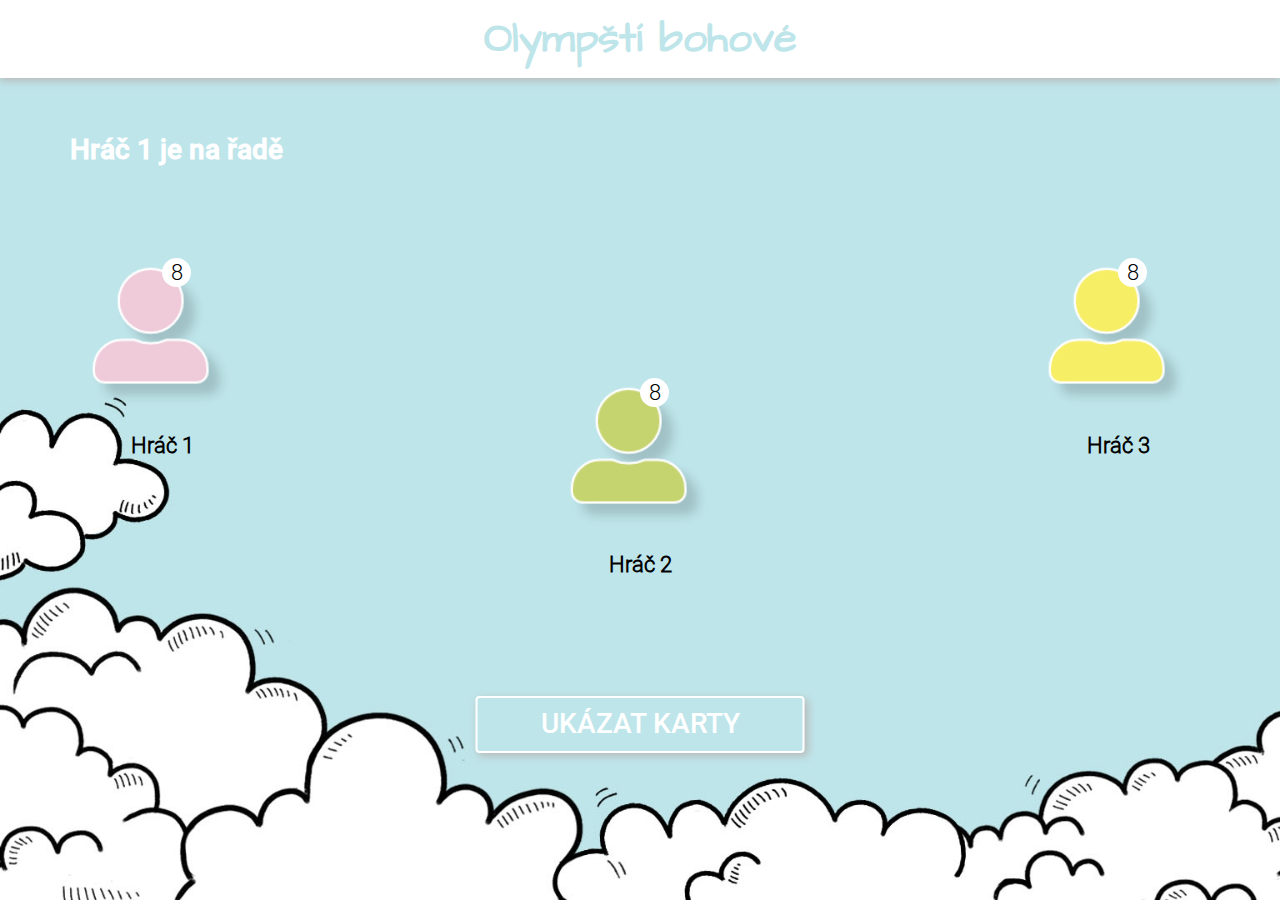
<file: index.html>
<!DOCTYPE html>
<html lang="cs">

<head>
    <meta charset="UTF-8">
    <meta http-equiv="X-UA-Compatible" content="IE=edge">
    <meta name="viewport" content="width=device-width, initial-scale=1.0">
    <title>homescreen</title>
    <link rel="stylesheet" href="./styles/normalize.css">
    <link rel="stylesheet" href="./styles/style.css">
</head>

<body class="homepage">
    <header>
        <h1>Olympští bohové</h1>
    </header>
    <main>
        <h2>Hráč 1 je na řadě</h2>
        <div class="players">
            <div class="player player1">
                <p>8</p>
                <figure>
                    <img src="./styles/images/player1_icon.png" alt="">
                </figure>
                <h3>Hráč 1</h3>
            </div>
            <div class="player player2">
                <p>8</p>
                <figure>
                    <img src="./styles/images/player2_icon.png" alt="">
                </figure>
                <h3>Hráč 2</h3>
            </div>
            <div class="player player3">
                <p>8</p>
                <figure>
                    <img src="./styles/images/player3_icon.png" alt="">
                </figure>
                <h3>Hráč 3</h3>
            </div>
        </div>
        <a class="showcards" href="cards.html">ukázat karty</a>
    </main>
</body>
</html>
</file>
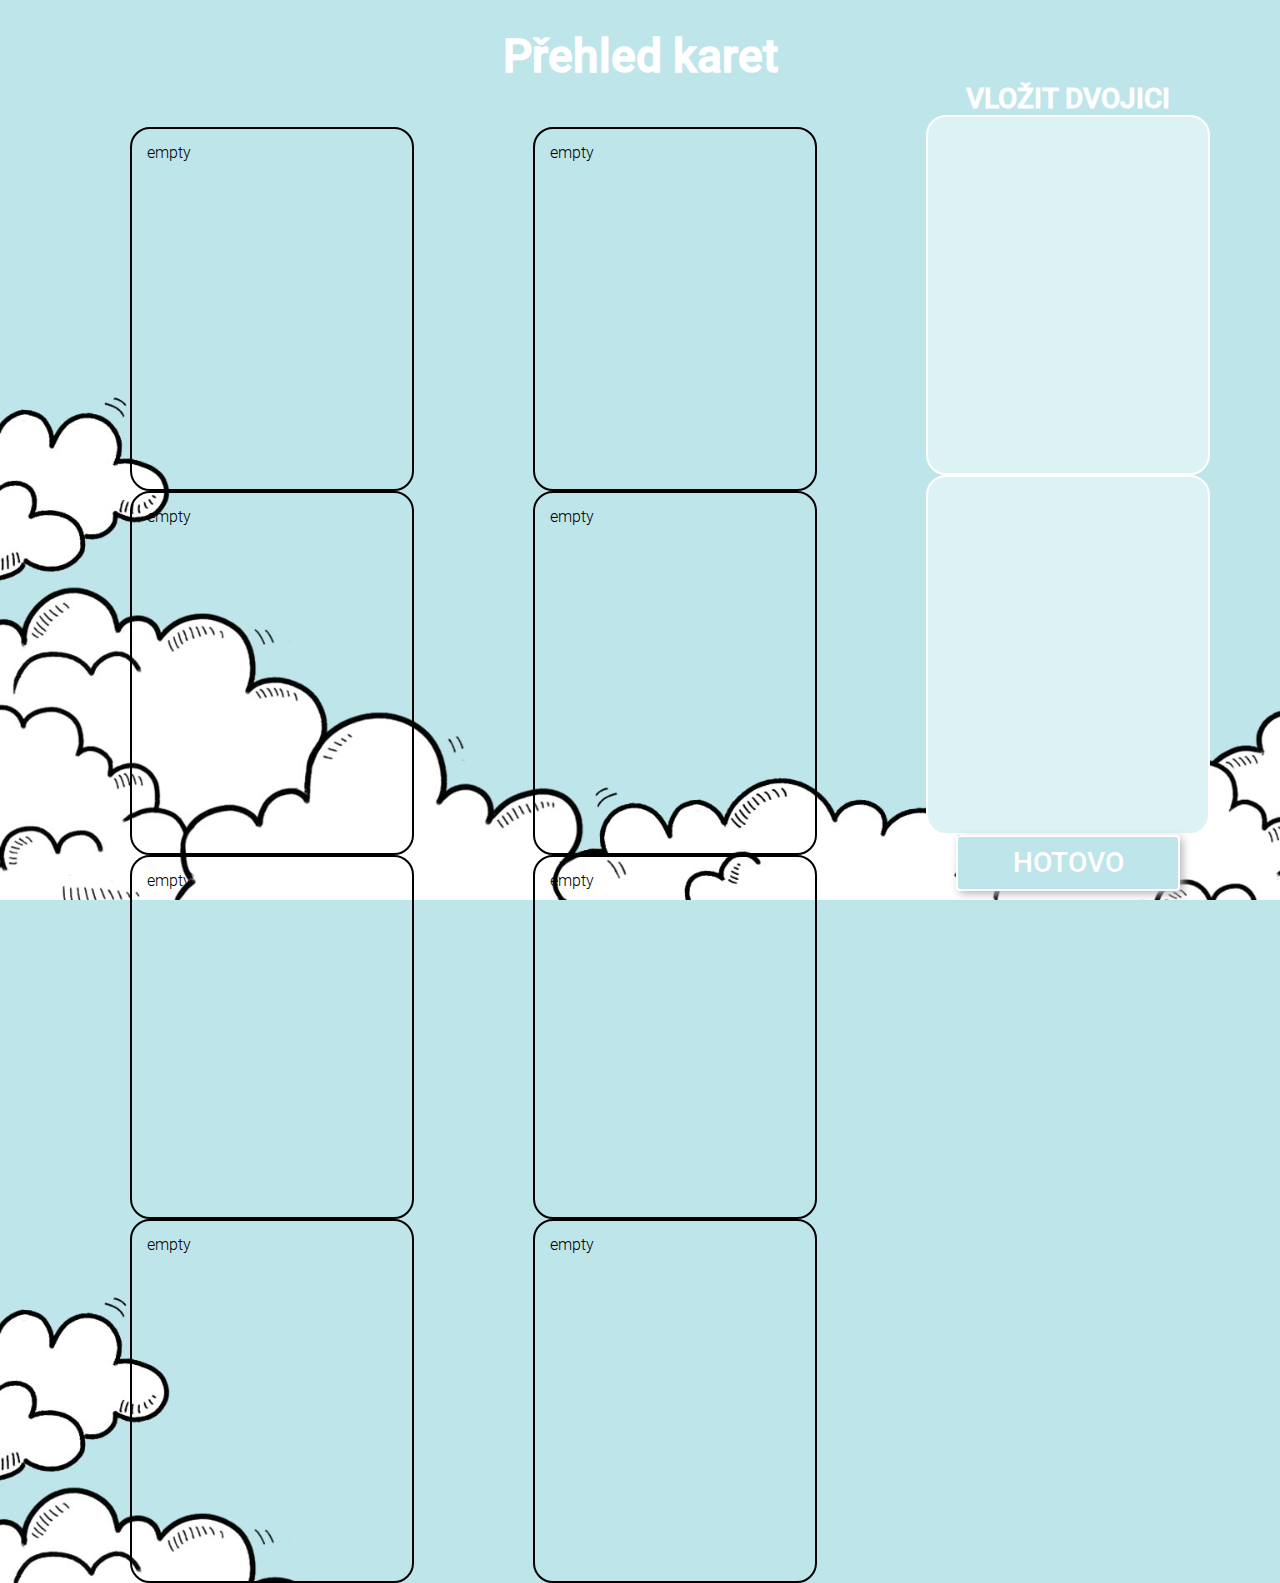
<file: cards.html>
<!DOCTYPE html>
<html lang="cs">

<head>
    <meta charset="UTF-8">
    <meta http-equiv="X-UA-Compatible" content="IE=edge">
    <meta name="viewport" content="width=device-width, initial-scale=1.0">
    <title>cards</title>
    <link rel="stylesheet" href="./styles/normalize.css">
    <link rel="stylesheet" href="./styles/style.css">
</head>

<body class="cards">
    <header>
        <h1>Přehled karet</h1>
    </header>
    <main>
        <div class="box">
            <div>
                <p>empty</p>
            </div>
            <div>
                <p>empty</p>
            </div>
            <div>
                <p>empty</p>
            </div>
            <div>
                <p>empty</p>
            </div> 
            <div>
                <p>empty</p>
            </div>
            <div>
                <p>empty</p>
            </div>
            <div>
                <p>empty</p>
            </div>
            <div>
                <p>empty</p>
            </div>
        </div>

        <div class="put">
            <h2>vložit dvojici</h2>
            <div class="putflex wrong">
                <div>
                    <p>empty</p>
                </div>
                <div>
                    <p>empty</p>
                </div>
            </div>
            <a href="index.html" class="showcards">hotovo</a>
        </div>
    </main>

</body>

</html>
</file>
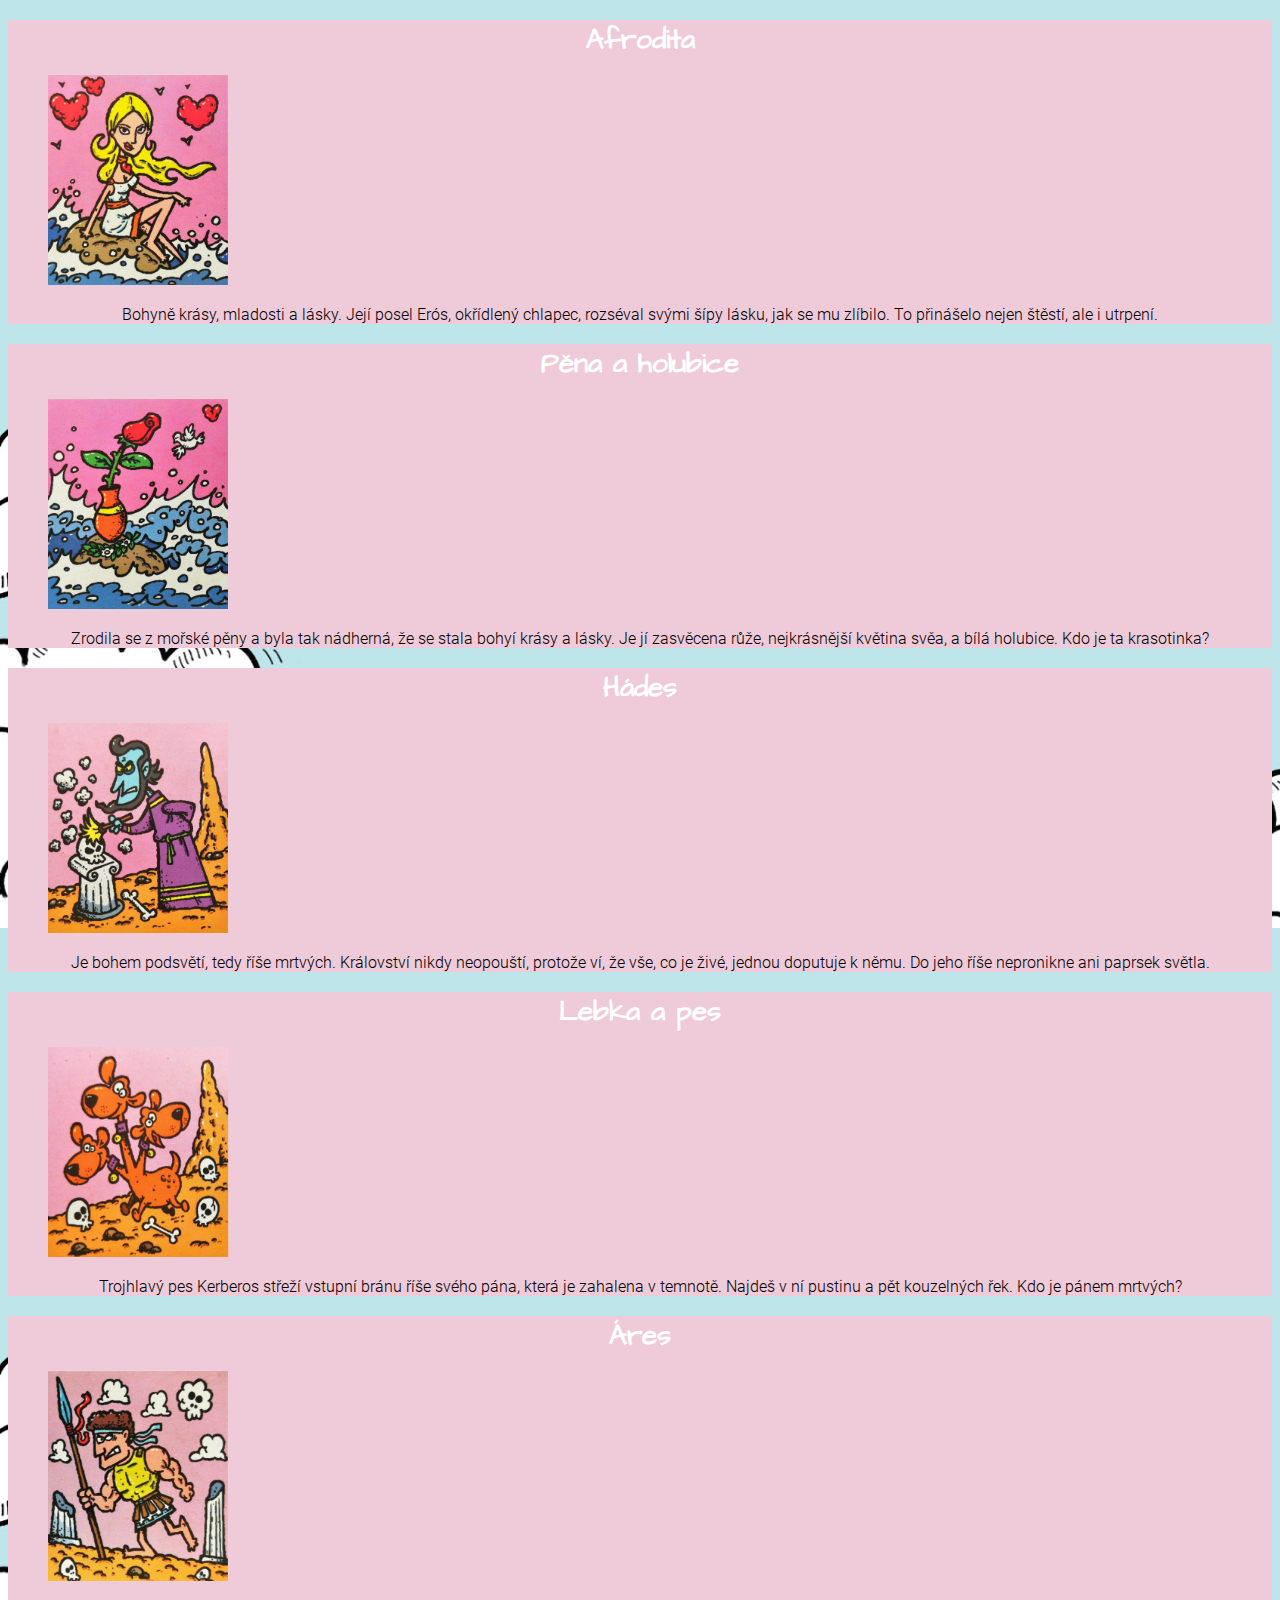
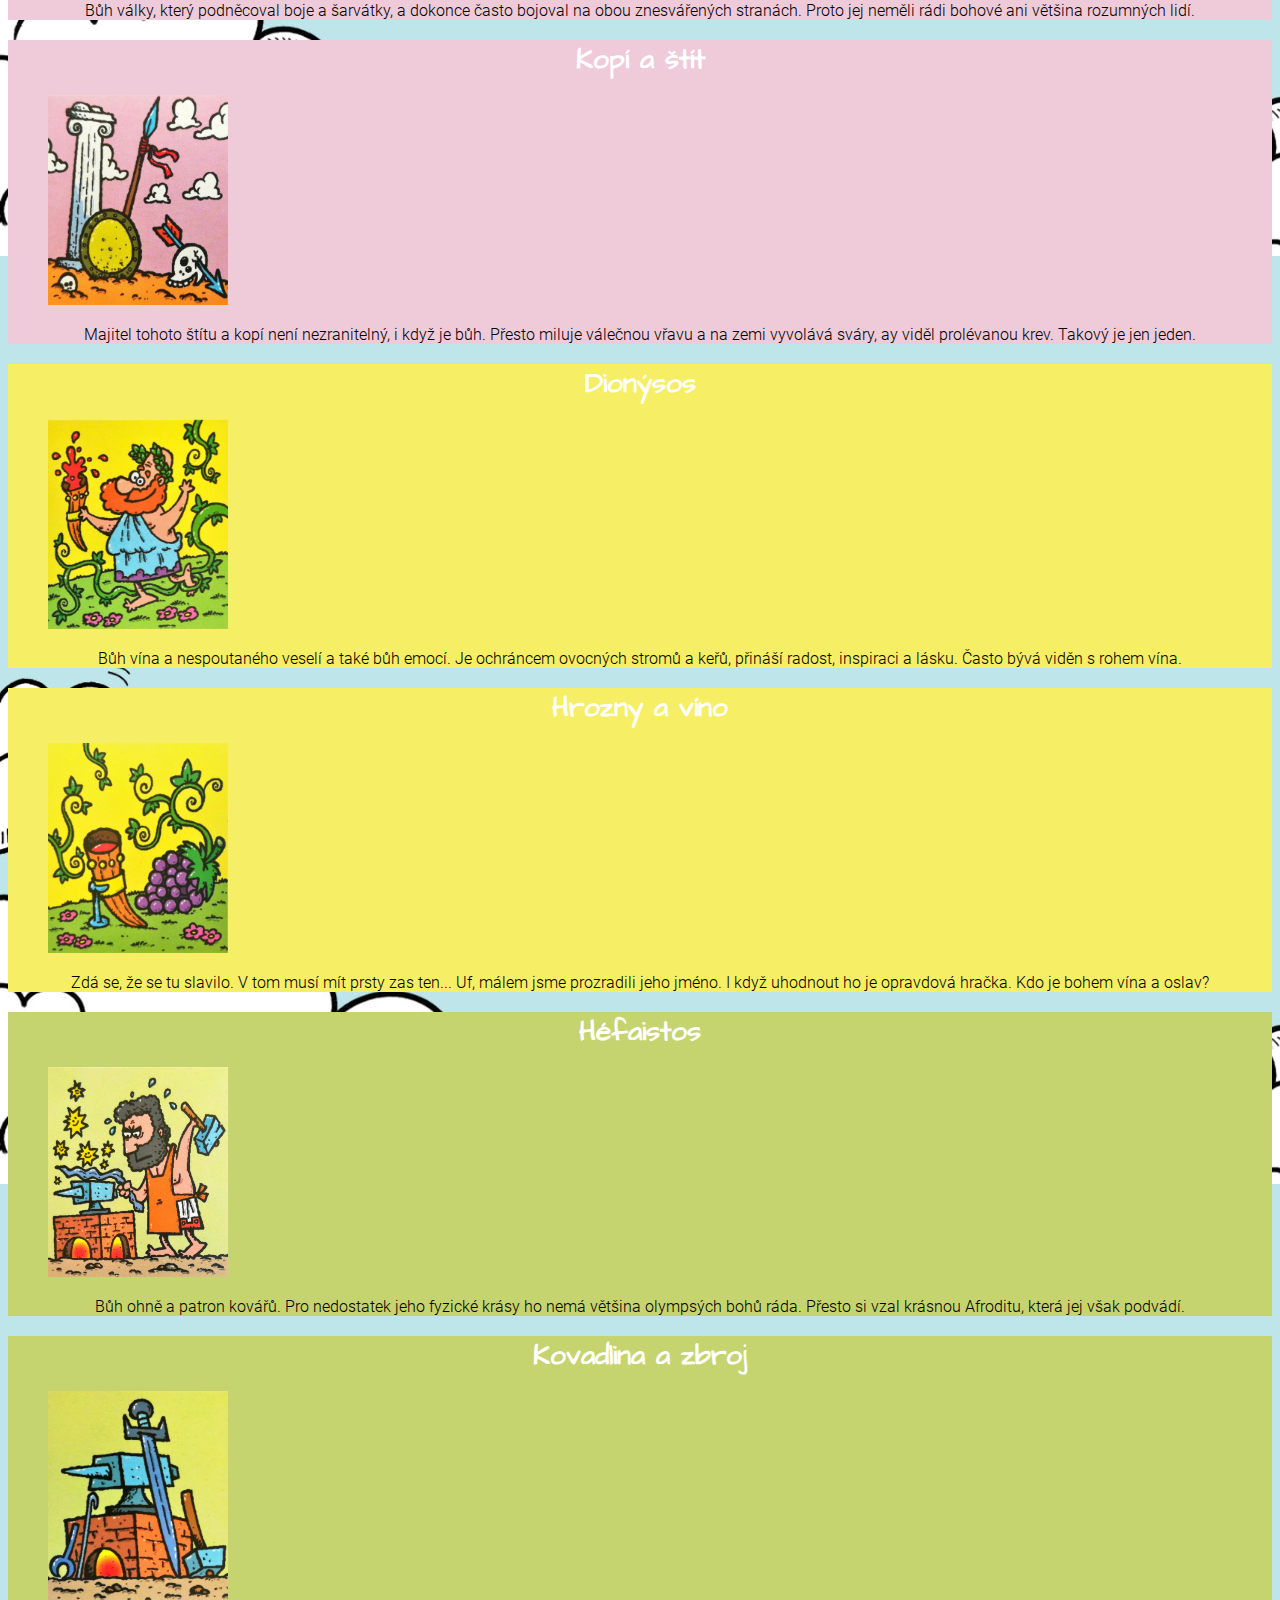
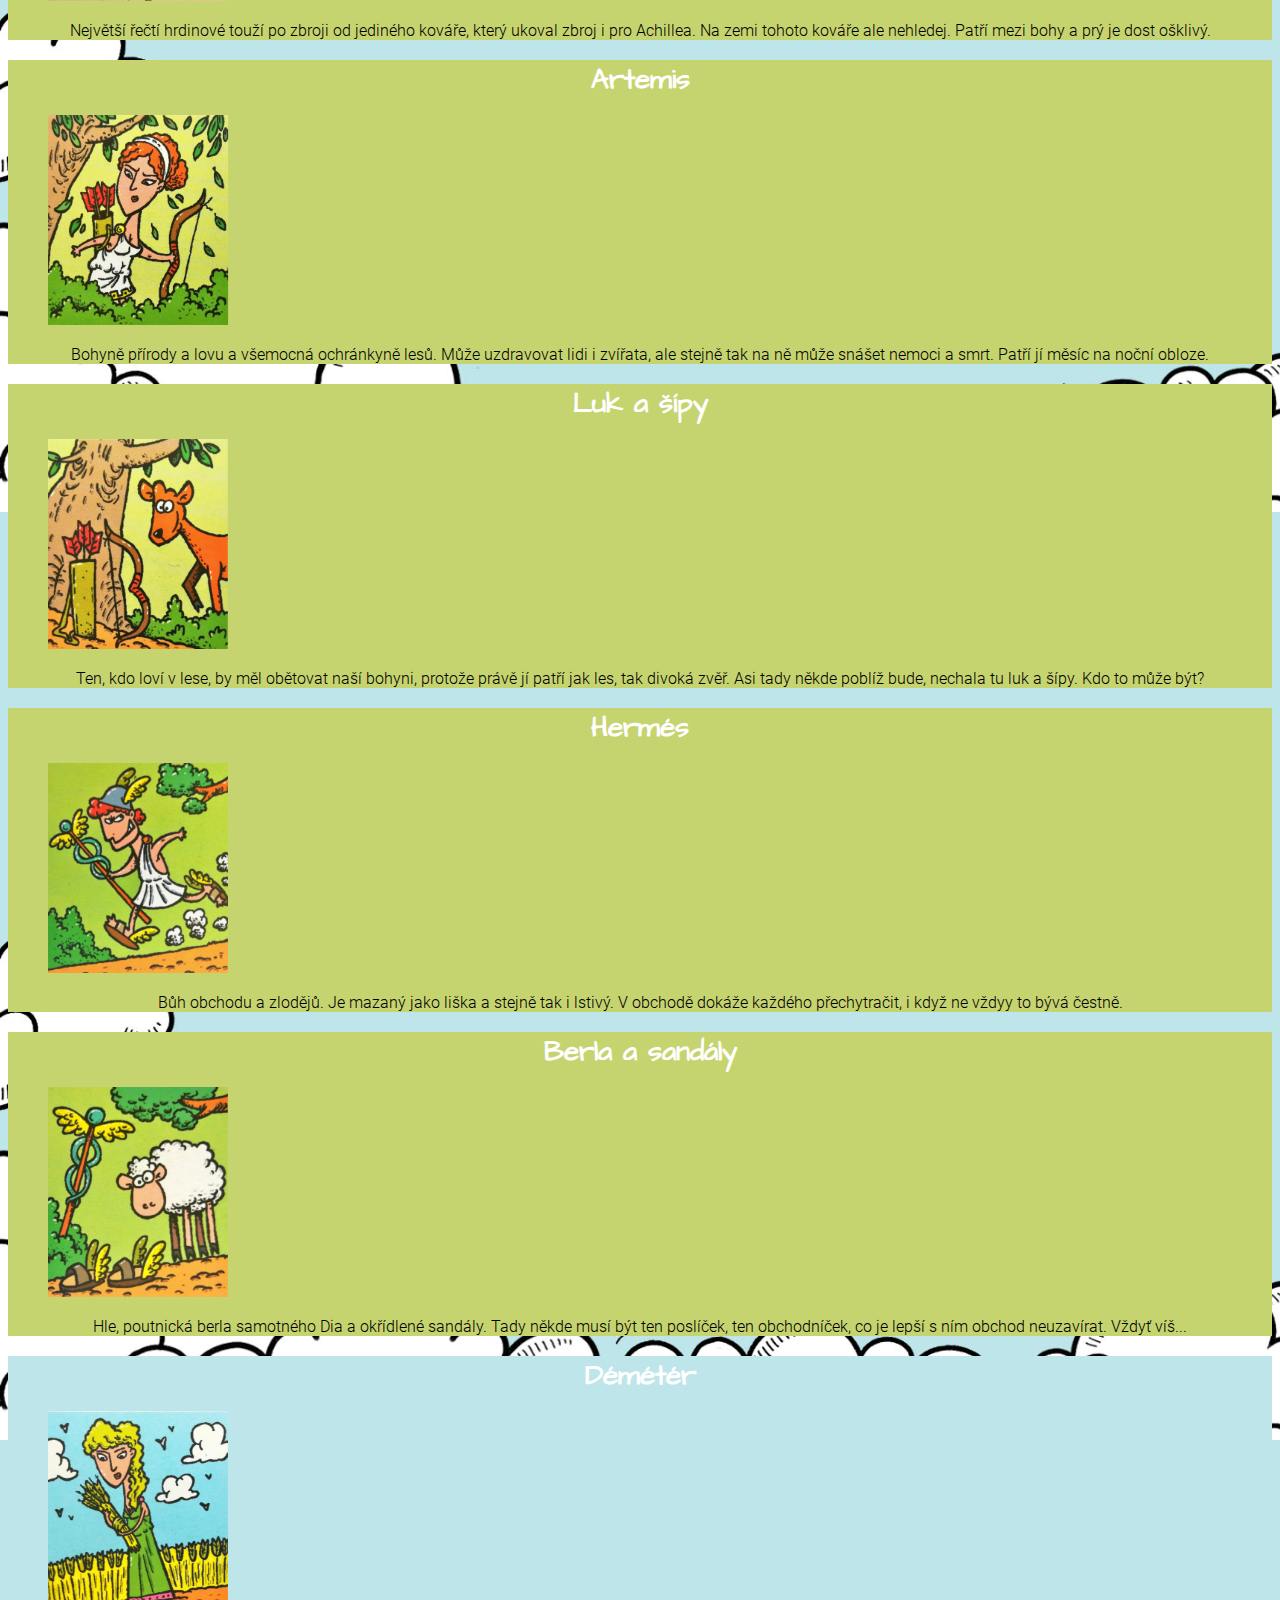
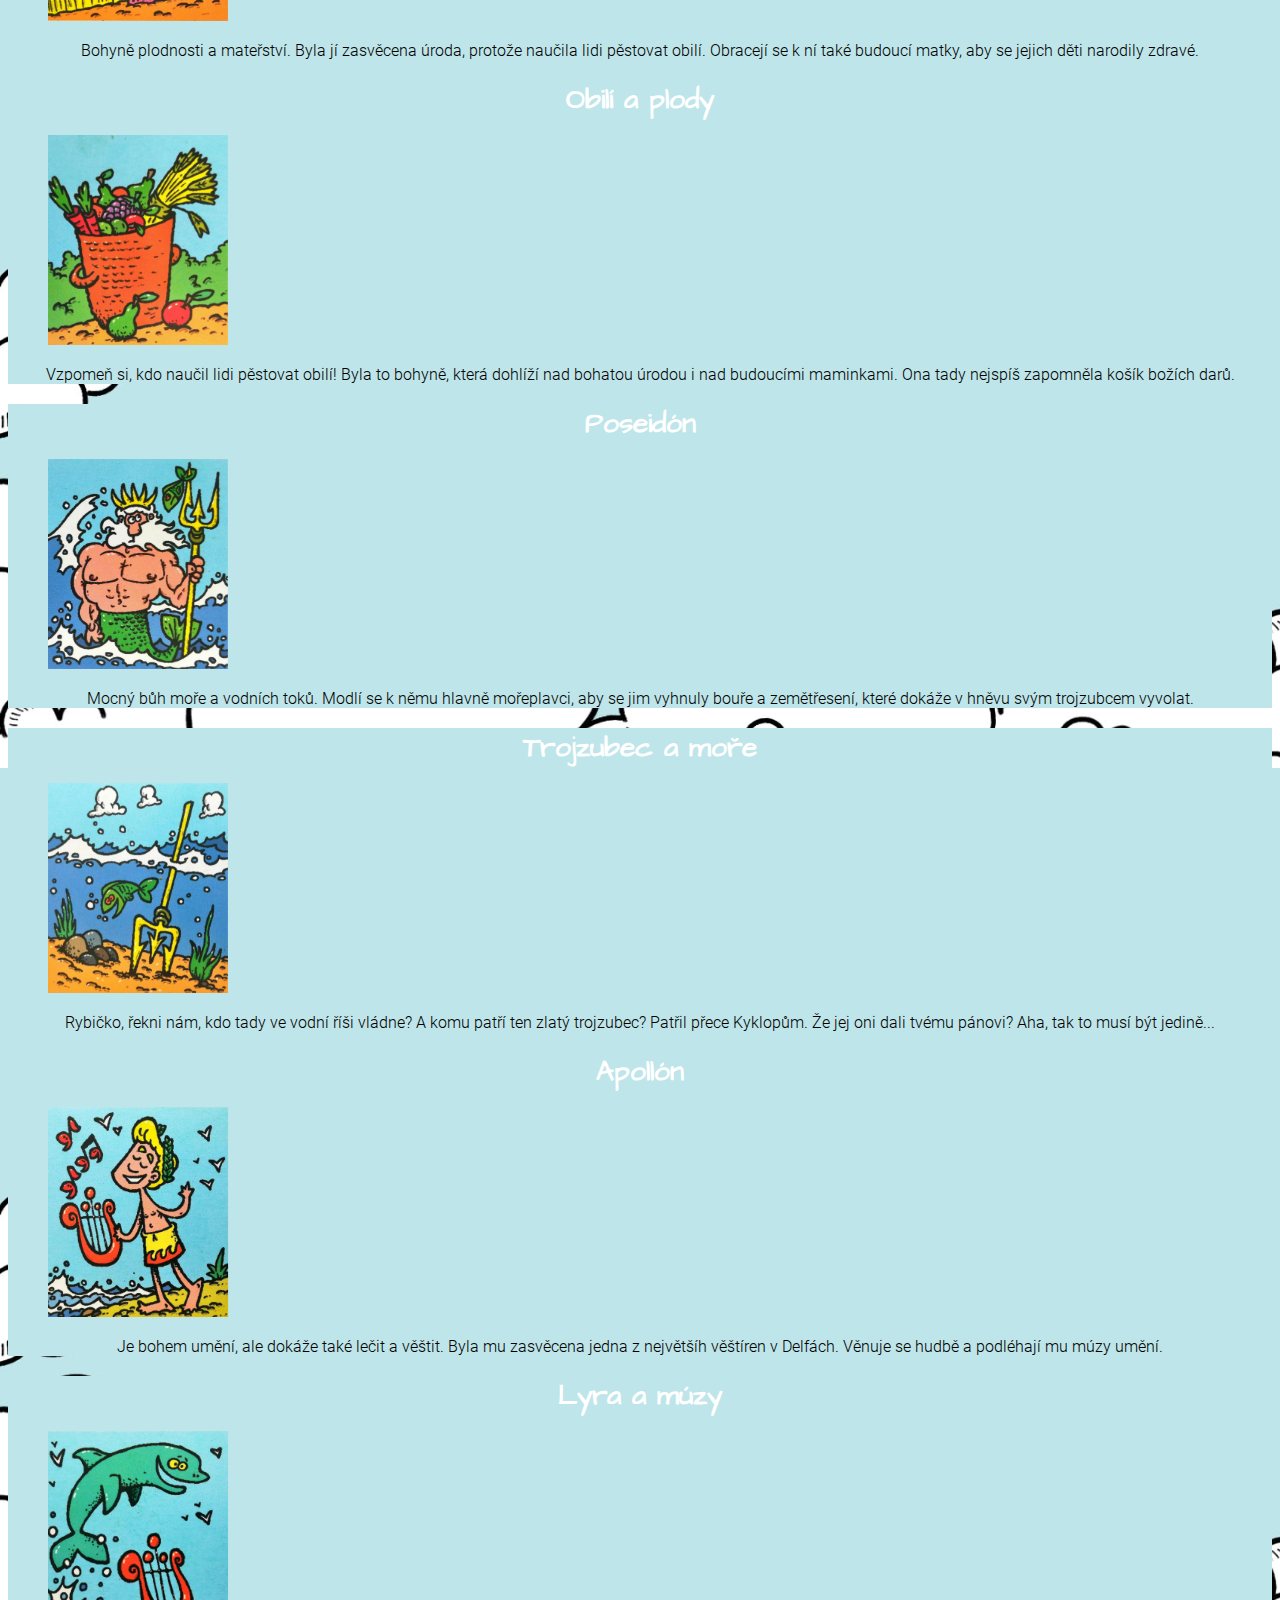
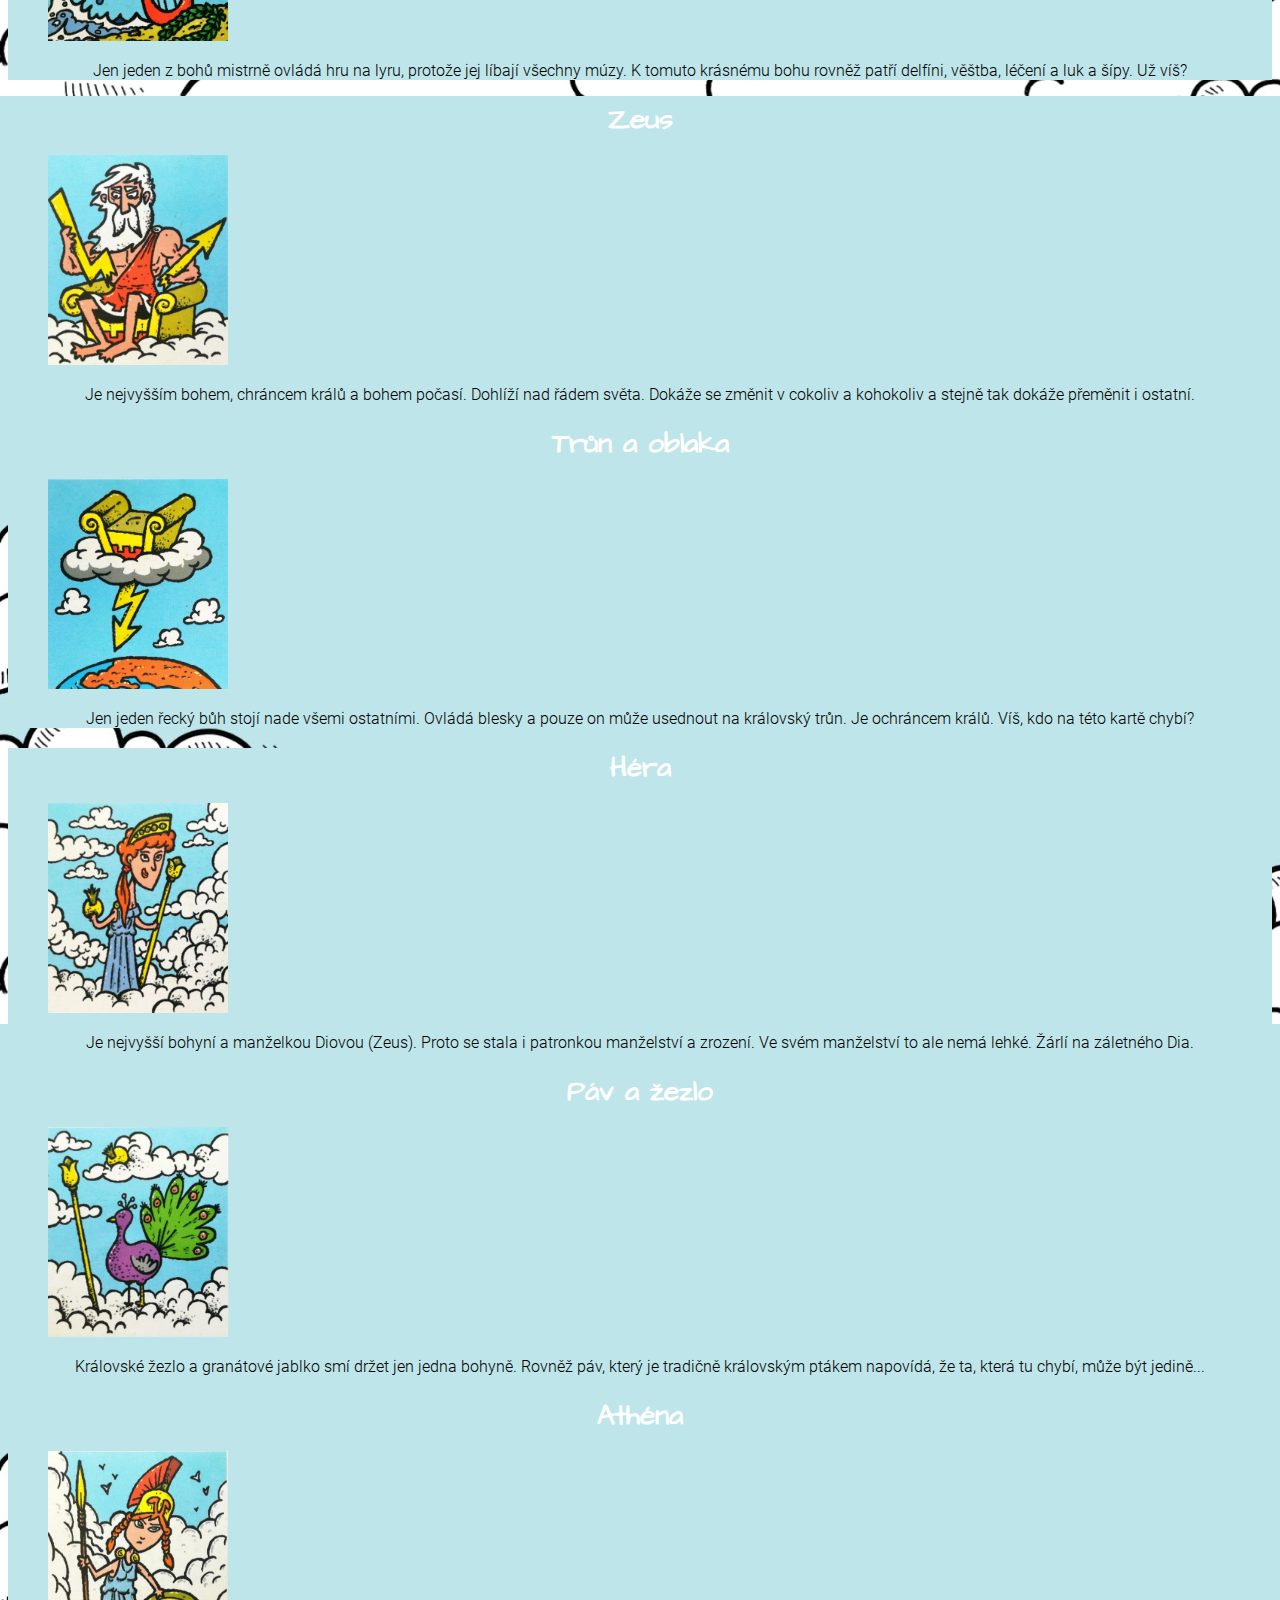
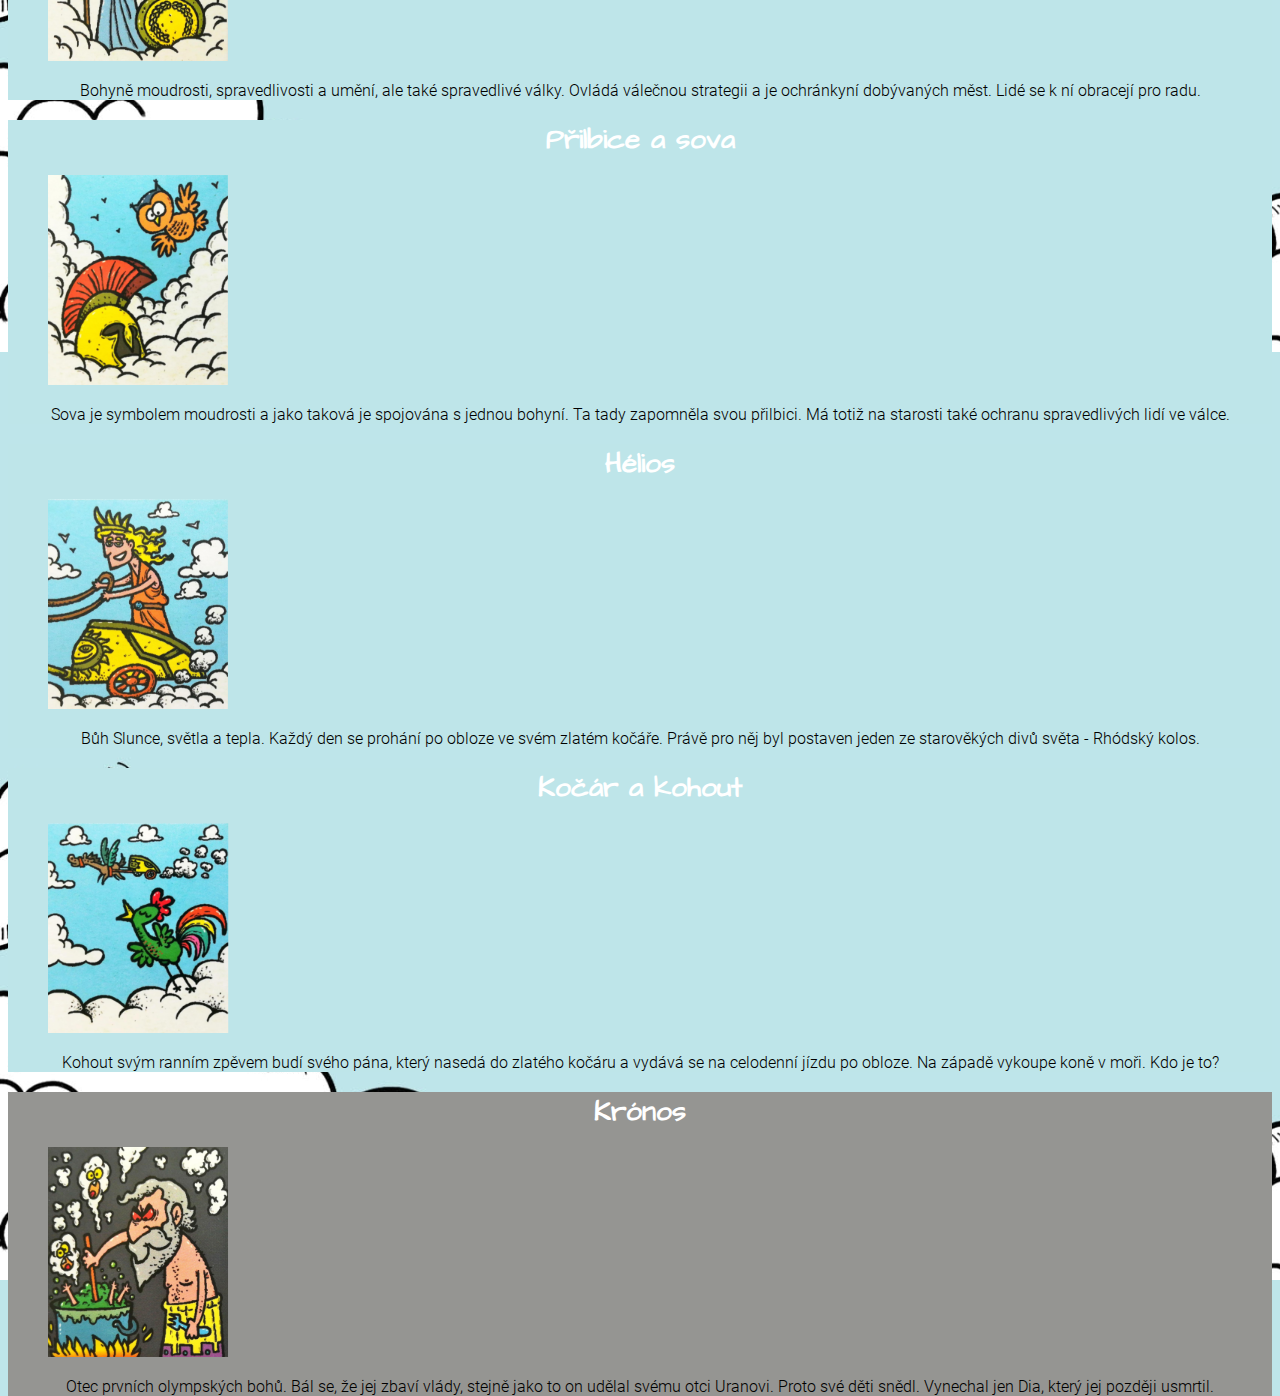
<file: library.html>
<!DOCTYPE html>
<html lang="cs">
<head>
    <meta charset="UTF-8">
    <meta name="viewport" content="width=device-width, initial-scale=1.0">
    <title>Knihovna karet</title>
    <link rel="stylesheet" href="./styles/style.css">
</head>
<body>
    <div id="pink" class="one">
        <h4>Afrodita</h4>
        <figure>
            <img src="./styles/images/afrodita.png" alt="Afrodita">
        </figure>
        <p>Bohyně krásy, mladosti a lásky. Její posel Erós, okřídlený chlapec, rozséval svými šípy lásku, jak se mu zlíbilo. To přinášelo nejen štěstí, ale i utrpení.</p>
    </div>
    <div id="pink" class="one">
        <h4>Pěna a holubice</h4>
        <figure>
            <img src="./styles/images/pena_a_holubice.png" alt="Pěna a holubice">
        </figure>
        <p>Zrodila se z mořské pěny a byla tak nádherná, že se stala bohyí krásy a lásky. Je jí zasvěcena růže, nejkrásnější květina svěa, a bílá holubice. Kdo je ta krasotinka?</p>
    </div>
    <div id="pink" class="two">
        <h4>Hádes</h4>
        <figure>
            <img src="./styles/images/hades.png" alt="Hádes">
        </figure>
        <p>Je bohem podsvětí, tedy říše mrtvých. Království nikdy neopouští, protože ví, že vše, co je živé, jednou doputuje k němu. Do jeho říše nepronikne ani paprsek světla.</p>
    </div>    
    <div id="pink" class="two">
        <h4>Lebka a pes</h4>
        <figure>
            <img src="./styles/images/lebka_a_pes.png" alt="Lebka a pes">
        </figure>
        <p>Trojhlavý pes Kerberos střeží vstupní bránu říše svého pána, která je zahalena v temnotě. Najdeš v ní pustinu a pět kouzelných řek. Kdo je pánem mrtvých?</p>
    </div>  
    <div id="pink" class="three">
        <h4>Áres</h4>
        <figure>
            <img src="./styles/images/ares.png" alt="Áres">
        </figure>
        <p>Bůh války, který podněcoval boje a šarvátky, a dokonce často bojoval na obou znesvářených stranách. Proto jej neměli rádi bohové ani většina rozumných lidí.</p>
    </div>    
    <div id="pink" class="three">
        <h4>Kopí a štít</h4>
        <figure>
            <img src="./styles/images/kopi_a_stit.png" alt="Kopí a štít">
        </figure>
        <p>Majitel tohoto štítu a kopí není nezranitelný, i když je bůh. Přesto miluje válečnou vřavu a na zemi vyvolává sváry, ay viděl prolévanou krev. Takový je jen jeden.</p>
    </div>
    <div id="yellow" class="four">
        <h4>Dionýsos</h4>
        <figure>
            <img src="./styles/images/dionysos.png" alt="Dionýsos">
        </figure>
        <p>Bůh vína a nespoutaného veselí a také bůh emocí. Je ochráncem ovocných stromů a keřů, přináší radost, inspiraci a lásku. Často bývá viděn s rohem vína.</p>
    </div>      
    <div id="yellow" class="four">
        <h4>Hrozny a víno</h4>
        <figure>
            <img src="./styles/images/hrozny_a_vino.png" alt="Hrozny a víno<">
        </figure>
        <p>Zdá se, že se tu slavilo. V tom musí mít prsty zas ten... Uf, málem jsme prozradili jeho jméno. I když uhodnout ho je opravdová hračka. Kdo je bohem vína a oslav?</p>
    </div>      
    <div id="green" class="five">
        <h4>Héfaistos</h4>
        <figure>
            <img src="./styles/images/hefaistos.png" alt="Héfaistos">
        </figure>
        <p>Bůh ohně a patron kovářů. Pro nedostatek jeho fyzické krásy ho nemá většina olympsých bohů ráda. Přesto si vzal krásnou Afroditu, která jej však podvádí.</p>
    </div>    
    <div id="green" class="five">
        <h4>Kovadlina a zbroj</h4>
        <figure>
            <img src="./styles/images/kovadlina_a_zbroj.png" alt="Kovadlina a zbroj">
        </figure>
        <p>Největší řečtí hrdinové touží po zbroji od jediného kováře, který ukoval zbroj i pro Achillea. Na zemi tohoto kováře ale nehledej. Patří mezi bohy a prý je dost ošklivý.</p>
    </div>    
    <div id="green" class="six">
        <h4>Artemis</h4>
        <figure>
            <img src="./styles/images/artemis.png" alt="Artemis">
        </figure>
        <p>Bohyně přírody a lovu a všemocná ochránkyně lesů. Může uzdravovat lidi i zvířata, ale stejně tak na ně může snášet nemoci a smrt. Patří jí měsíc na noční obloze.</p>
    </div>    
    <div id="green" class="six">
        <h4>Luk a šípy</h4>
        <figure>
            <img src="./styles/images/luk_a_sipy.png" alt="Luk a šípy">
        </figure>
        <p>Ten, kdo loví v lese, by měl obětovat naší bohyni, protože právě jí patří jak les, tak divoká zvěř. Asi tady někde poblíž bude, nechala tu luk a šípy. Kdo to může být?</p>
    </div>    
    <div id="green" class="seven">
        <h4>Hermés</h4>
        <figure>
            <img src="./styles/images/hermes.png" alt="Hermés">
        </figure>
        <p>Bůh obchodu a zlodějů. Je mazaný jako liška a stejně tak i lstivý. V obchodě dokáže každého přechytračit, i když ne vždyy to bývá čestně.</p>
    </div>
    <div id="green" class="seven">
        <h4>Berla a sandály</h4>
        <figure>
            <img src="./styles/images/berla_a_sandaly.png" alt="Berla a sandály">
        </figure>
        <p>Hle, poutnická berla samotného Dia a okřídlené sandály. Tady někde musí být ten poslíček, ten obchodníček, co je lepší s ním obchod neuzavírat. Vždyť víš...</p>
    </div>
    <div id="blue" class="eight">
        <h4>Démétér</h4>
        <figure>
            <img src="./styles/images/demeter.png" alt="Démétér">
        </figure>
        <p>Bohyně plodnosti a mateřství. Byla jí zasvěcena úroda, protože naučila lidi pěstovat obilí. Obracejí se k ní také budoucí matky, aby se jejich děti narodily zdravé.</p>
    </div>    
    <div id="blue" class="eight">
        <h4>Obilí a plody</h4>
        <figure>
            <img src="./styles/images/obili_a_plody.png" alt="Obilí a plody">
        </figure>
        <p>Vzpomeň si, kdo naučil lidi pěstovat obilí! Byla to bohyně, která dohlíží nad bohatou úrodou i nad budoucími maminkami. Ona tady nejspíš zapomněla košík božích darů.</p>
    </div>    
    <div id="blue" class="nine">
        <h4>Poseidón</h4>
        <figure>
            <img src="./styles/images/poseidon.png" alt="Poseidón">
        </figure>
        <p>Mocný bůh moře a vodních toků. Modlí se k němu hlavně mořeplavci, aby se jim vyhnuly bouře a zemětřesení, které dokáže v hněvu svým trojzubcem vyvolat.</p>
    </div>    
    <div id="blue" class="nine">
        <h4>Trojzubec a moře</h4>
        <figure>
            <img src="./styles/images/trojzubec_a_more.png" alt="Trojzubec a moře">
        </figure>
        <p>Rybičko, řekni nám, kdo tady ve vodní říši vládne? A komu patří ten zlatý trojzubec? Patřil přece Kyklopům. Že jej oni dali tvému pánovi? Aha, tak to musí být jedině...</p>
    </div>    
    <div id="blue" class="ten">
        <h4>Apollón</h4>
        <figure>
            <img src="./styles/images/apollon.png" alt="Apollón">
        </figure>
        <p>Je bohem umění, ale dokáže také lečit a věštit. Byla mu zasvěcena jedna z největšíh věštíren v Delfách. Věnuje se hudbě a podléhají mu múzy umění.</p>
    </div>    
    <div id="blue" class="ten">
        <h4>Lyra a múzy</h4>
        <figure>
            <img src="./styles/images/lyra_a_muzy.png" alt="Lyra a múzy">
        </figure>
        <p>Jen jeden z bohů mistrně ovládá hru na lyru, protože jej líbají všechny múzy. K tomuto krásnému bohu rovněž patří delfíni, věštba, léčení a luk a šípy. Už víš?</p>
    </div>    
    <div id="blue" class="eleven">
        <h4>Zeus</h4>
        <figure>
            <img src="./styles/images/zeus.png" alt="Zeus">
        </figure>
        <p>Je nejvyšším bohem, chráncem králů a bohem počasí. Dohlíží nad řádem světa. Dokáže se změnit v cokoliv a kohokoliv a stejně tak dokáže přeměnit i ostatní.</p>
    </div>    
    <div id="blue" class="eleven">
        <h4>Trůn a oblaka</h4>
        <figure>
            <img src="./styles/images/trun_a_oblaka.png" alt="Trůn a oblaka">
        </figure>
        <p>Jen jeden řecký bůh stojí nade všemi ostatními. Ovládá blesky a pouze on může usednout na královský trůn. Je ochráncem králů. Víš, kdo na této kartě chybí?</p>
    </div>    
    <div id="blue" class="twelve">
        <h4>Héra</h4>
        <figure>
            <img src="./styles/images/hera.png" alt="Héra">
        </figure>
        <p>Je nejvyšší bohyní a manželkou Diovou (Zeus). Proto se stala i patronkou manželství a zrození. Ve svém manželství to ale nemá lehké. Žárlí na záletného Dia.</p>
    </div>
    <div id="blue" class="twelve">
        <h4>Páv a žezlo</h4>
        <figure>
            <img src="./styles/images/pav_a_zelezo.png" alt="Páv a žezlo">
        </figure>
        <p>Královské žezlo a granátové jablko smí držet jen jedna bohyně. Rovněž páv, který je tradičně královským ptákem napovídá, že ta, která tu chybí, může být jedině...</p>
    </div>  
    <div id="blue" class="thirteen">
        <h4>Athéna</h4>
        <figure>
            <img src="./styles/images/athena.png" alt="Athéna">
        </figure>
        <p>Bohyně moudrosti, spravedlivosti a umění, ale také spravedlivé války. Ovládá válečnou strategii a je ochránkyní dobývaných měst. Lidé se k ní obracejí pro radu.</p>
    </div>
    <div id="blue" class="thirteen">
        <h4>Přilbice a sova</h4>
        <figure>
            <img src="./styles/images/prilbice_a_sova.png" alt="Přilbice a sova">
        </figure>
        <p>Sova je symbolem moudrosti a jako taková je spojována s jednou bohyní. Ta tady zapomněla svou přilbici. Má totiž na starosti také ochranu spravedlivých lidí ve válce.</p>
    </div>    
    <div id="blue" class="fourteen">
        <h4>Hélios</h4>
        <figure>
            <img src="./styles/images/helios.png" alt="Hélios">
        </figure>
        <p>Bůh Slunce, světla a tepla. Každý den se prohání po obloze ve svém zlatém kočáře. Právě pro něj byl postaven jeden ze starověkých divů světa - Rhódský kolos.</p>
    </div>    
    <div id="blue" class="fourteen">
        <h4>Kočár a kohout</h4>
        <figure>
            <img src="./styles/images/kocar_a_kohout.png" alt="Kočár a kohout">
        </figure>
        <p>Kohout svým ranním zpěvem budí svého pána, který nasedá do zlatého kočáru a vydává se na celodenní jízdu po obloze. Na západě vykoupe koně v moři. Kdo je to?</p>
    </div>    
    <div id="black" class="fifteen">
        <h4>Krónos</h4>
        <figure>
            <img src="./styles/images/kronos.png" alt="Krónos">
        </figure>
        <p>Otec prvních olympských bohů. Bál se, že jej zbaví vlády, stejně jako to on udělal svému otci Uranovi. Proto své děti snědl. Vynechal jen Dia, který jej později usmrtil.</p>
    </div>
</body>
</html>
</file>
<file: styles/style.css>
@font-face {
    font-family: 'roboto-light';
    font-style: normal;
    font-weight: 500;
    src: url("./fonts/Roboto-Light.ttf") format("truetype");
}

@font-face {
    font-family: 'ArchitectsDaughter-regular';
    font-style: normal;
    font-weight: 500;
    src: url("./fonts/ArchitectsDaughter-Regular.ttf") format("truetype");
}

@font-face {
    font-family: 'roboto-medium';
    font-style: normal;
    font-weight: 500;
    src: url("./fonts/Roboto-Medium.ttf");
}


/*homepage style*/
.homepage h1 {
    font-family: 'ArchitectsDaughter-regular';
    font-size: 34px;
    text-align: center;
    color: #BEE5E9;
    background-color: white;
    box-shadow: 0 3px 8px #B9B9B9;
    padding: 12px 0;
    margin: 0;
}

p {
    font-family: 'roboto-light'; 
    text-align: center;
}

.homepage main>p {
    text-align: left;
}

h2 {
    font-family: 'roboto-medium';
    font-size: 20px;
    color: white;
    margin-top: 2em;
}

h3{
    font-family: 'roboto-light';
    text-align: center;
    margin: 0; 
}


.homepage main { padding: 0 10px; }

body {
    background-image: url("../styles/images/background-mobile.jpg");
    background-size: cover;
    height: 100vh;
}

.cards {
    background-repeat: repeat;
}

.showcards {
    display: block;
    font-family: 'roboto-medium';
    font-size: 16px;
    color: white;
    text-decoration: none;
    text-transform: uppercase;
    text-align: center;
    width: 60%;
    background-color: #BEE5EA;
    border: 2px solid white;
    border-radius: 4px;
    box-shadow: 3px 3px 8px #B9B9B9;
    padding: 10px 20px;
    margin-left: 50%;
    transform: translateX(-50%);
}

.players {
    display: flex;
    justify-content: space-between;
    width: 100%;
    height: 45vh;
    margin: 6em auto 0 auto;
}

.player2 { align-self: center; }

.players div {
    display: flex;
    flex-direction: column;
    align-items: center;
    position: relative;
    width: 70px;
}

.players img { width: 70px; }

.player p {
    position: absolute;
    background-color: white;
    border: 2px solid white;
    border-radius: 50%;
    width: 17px;
    height: 17px;
    left: 35px;
}



/* cards style*/

.cards h1 {
    font-family: 'roboto-medium';
    text-align: center;
    color: white
}

.cards h2 { text-align: center; }

h4 {
    font-family: 'ArchitectsDaughter-regular';
    margin: 10px 0 5px 0;
    text-align: center;
    color: white;
    font-size: 18px;
}

.box {
    display: flex;
    flex-wrap: wrap;
    justify-content: space-between;
    padding: 0px 10px 370px 10px;
}

.box div {
    width: 45%;
    border: 2px solid black;
    border-radius: 20px;
    margin-top: 10px;
}

.box div>figure {
    margin: 0;
}

.box div>figure>img {
    display: block;
    width: 75%;
    margin-left: auto;
    margin-right: auto;
}

.box div>p {
    font-family: 'roboto-light';
    font-size: 12px;
    text-align: justify;
    margin: 10px;
}

.put {
    background-color: #BEE5EA;
    position: fixed;
    bottom: 0;
    width: 100%;
    margin-top: 2em;
    box-shadow: 0px -3px 10px #534f4f;
}

.put h2 {
    color: white;
    text-transform: uppercase;
    margin-top: 1em;
}

.putflex {
    display: flex;
    justify-content: space-around;
    align-items: center;
}

.putflex div {
    width: 35%;
    height: 180px;
    background-color: #DDF2F4;
    border: 2px solid white;
    border-radius: 20px;
    margin: 5px;
}

.putflex div>p {
    color: #DDF2F4;
}

.put a {
    margin-top: 1.2em;
    margin-bottom: 1.2em;
}

/*login*/
.login {
    background-image: url(../styles/images/login_bg_mobil.jpg);
    display: flex;
}

.login header {
    width: 75%;
    margin: auto;
    background-color: white;
    border-radius: 15px;
    padding-top: 20px;
    padding-bottom: 30px;
}

.login h1 {
    font-family: 'roboto-medium';
    font-size: 24px;
    text-align: center;
    margin: 0;
}

.login div {
    width: 70%;
    text-align: center;
    border: 1px solid #C2C2C2;
    border-radius: 50px;
    box-shadow: 3px 3px 6px #c2c2c2;
    padding: 8px;
    margin: 0 auto 20px auto;
}

.login header>figure {
    margin-top: 50px;
    margin-bottom: 30px;
}

.login figure>img {
    display: block;
    width: 80px;
    margin: auto;
}

.login div>i {
    color: #B2E3E9;
    margin-right: 10px;
}

.login div>a {
    font-family: 'roboto-light';
    color: black;
    font-size: 14px;
    text-decoration: none;
}


/* card library style*/

#pink {
    background-color: #EFCAD9;
}

#yellow {
    background-color: #F6EE65;
}

#green {
    background-color: #C6D470;
}

#blue {
    background-color: #BEE5E9;
}

#black {
    background-color: #959592;
}

 /*pro miniatury karet v mobilní verzi

.mini>p {
    display: none;
}

.mini>figure {
    margin: 0;
}

.mini figure>img {
    display: block;
    width: 75%;
    margin: 0 auto 0 auto;
}
*/

/* třída .wrong nebo .right patří k divu .putflex
.wrong>div {
    border: 3px solid #F65757;
}

.right>div {
    border: 3px solid #A5DF2E;
}
*/


/*media query*/

@media only screen and (min-width: 720px) {
    body {
        background-image: url(../styles/images/background-tablet.jpg);
    }
    
    .homepage main {
        padding: 0 50px;
    }
    
    h1 {
        font-size: 46px;
    }
    
    h2 {
        font-size: 28px;
    }

    h4 {
        font-size: 28px;
        margin: 20px 0 10px 0;
    }
    
    .showcards {
        font-size: 24px;
    }
    
    h3 {
        font-size: 22px;
    }
    
    .players {
        width: 90%;
        height: 55vh;
    }
    
    .players img {
        width: 110px;
    }
    
    .players p {
        font-size: 22px;
        width: 25px;
        height: 25px;
        top: -10px;
    }

    .box {
        justify-content: space-around;
        padding: 0px 50px 500px 50px;
    }

    .box div {
        width: 40%;
    }

    .box div>figure>img {
        width: auto;
    }

    .box div>p {
        font-size: 16px;
        margin: 15px 15px 20px 15px;
    }

    .putflex div {
        width: 25%;
        height: 260px;
    }

    .login header {
        width: 45%;
    }
    }
    
    @media only screen and (min-width: 960px) {
      
        body {
            background-image: url(../styles/images/background-tablet2.jpg);
        }

        .homepage h1 {
            font-size: 50px;
            padding: 25px 0;
        }

        .homepage main {
            padding: 0 70px;
        }

        .players {
            height: 60vh;
            margin: 10em auto 0 auto;
        }

        .players img {
            width: 150px;
        }

        h2, .showcards {
            font-size: 28px;
        }

        .box div {
            width: 35%;
        }

        .putflex div {
            width: 20%;
        }
        
    }

    @media only screen and (min-width: 1200px) {
        body {
            background-image: url(../styles/images/background-pc.jpg);
        }

        .homepage h1 {
            font-size: 42px;
            padding: 15px 0;
        }

        .homepage a {
            width: 25%;
        }

        .cards h1 {
            margin: 0;
            padding-top: 30px;
        }

        .put h2 {
            margin: 0;
        }

        .players {
            height: 50vh;
            margin: 5em auto 0 auto;
        }

        .cards main {
            display: flex;
        }

        .box {
            flex-grow: 3;
            align-self: center;
            max-width: 1300px;
            height: 80vh;
            padding: 0;
            margin-left: 70px;
            margin-right: 50px;
        }

        .box div>figure>img {
            width: 50%;
        }

        .put {
            flex-grow: 1;
            background-color: transparent;
            box-shadow: none;
            position: inherit;
            width: auto;
            margin-right: 70px;
            margin-top: 0;
        }

        .putflex {
            flex-direction: column;
            height: 80vh;
        }

        .putflex>div, .box>div {
            width: 280px;
            height: 360px;
            margin: 0;
        }

        .put a {
            width: 180px;
            margin: 0 0 0 50%;
        }

        .login {
            background-image: url(../styles/images/login_bg_desktop.jpg);
        }

        .login header {
            width: 15%;
        }


    }
</file>
